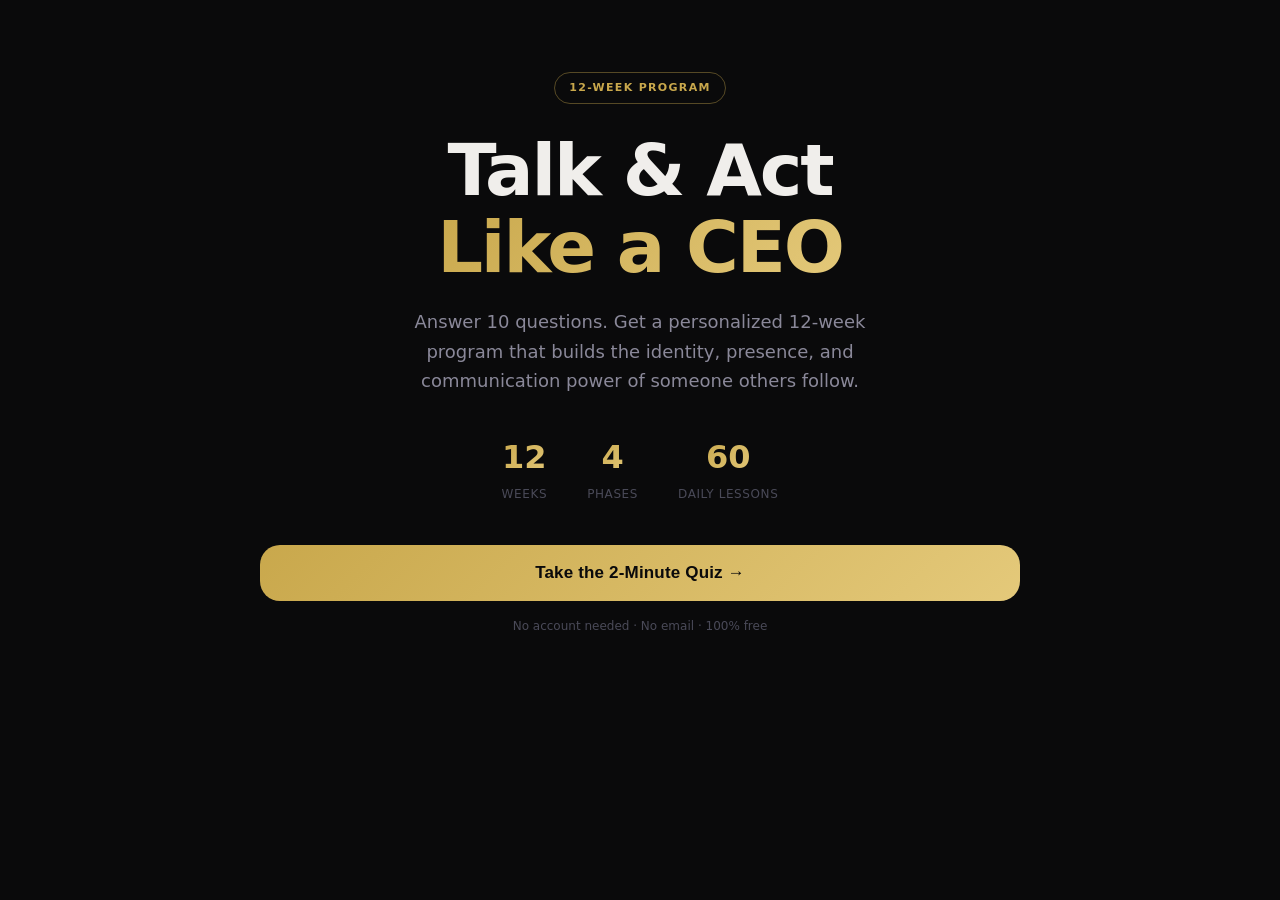
<file: index.html>
<!DOCTYPE html>
<html lang="en">
<head>
  <meta charset="UTF-8" />
  <meta name="viewport" content="width=device-width, initial-scale=1.0" />
  <title>Talk & Act Like a CEO — 12-Week Confidence Program</title>
  <meta name="description" content="Answer 10 questions. Get a personalized 12-week program to build the presence, communication, and confidence of an executive." />
  <meta property="og:title" content="Talk & Act Like a CEO — 12-Week Confidence Program" />
  <meta property="og:description" content="A free, open-source 12-week confidence program that builds a personalized plan from your goals, challenges, and learning style." />
  <meta property="og:type" content="website" />
  <link rel="stylesheet" href="main.css" />
  <link rel="icon" type="image/svg+xml" href="data:image/svg+xml,<svg xmlns='http://www.w3.org/2000/svg' viewBox='0 0 100 100'><text y='.9em' font-size='90'>👑</text></svg>" />
</head>
<body>
  <div id="app"></div>
  <script type="module" src="app.js"></script>
</body>
</html>
</file>
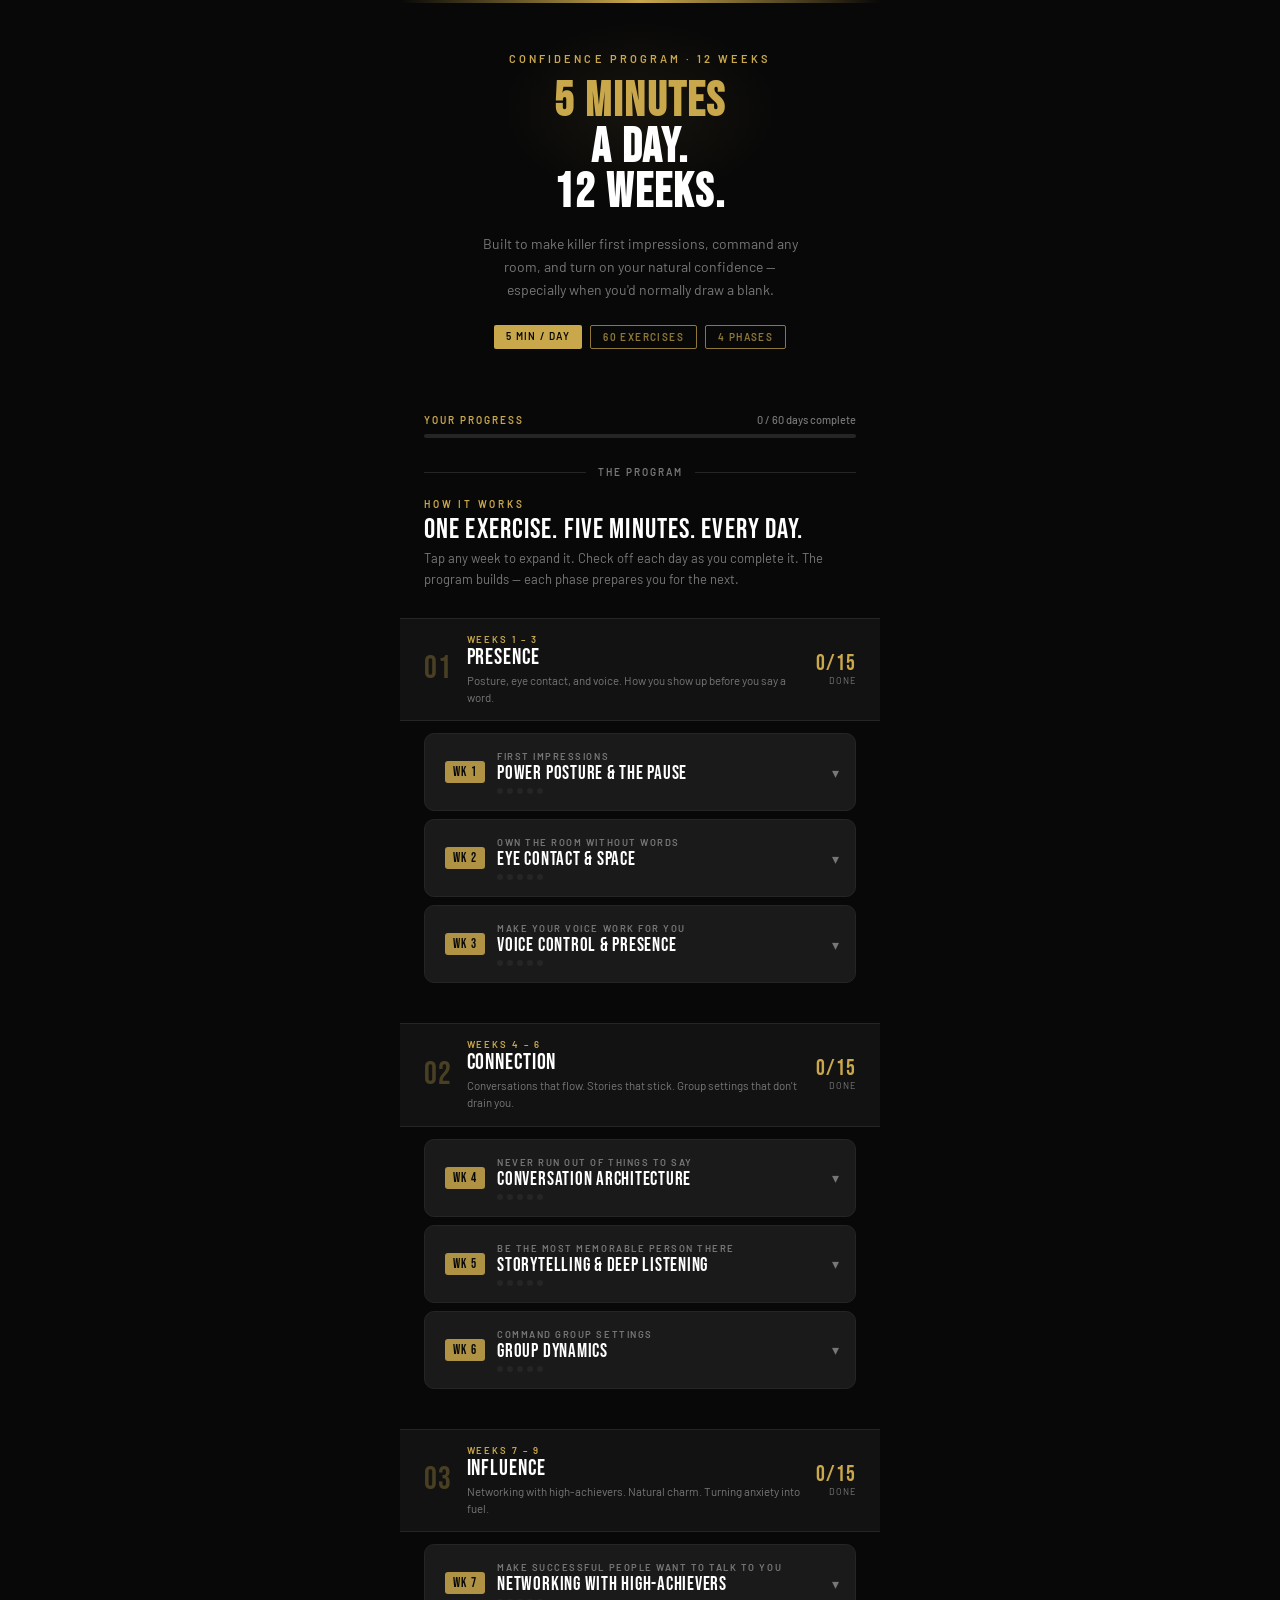
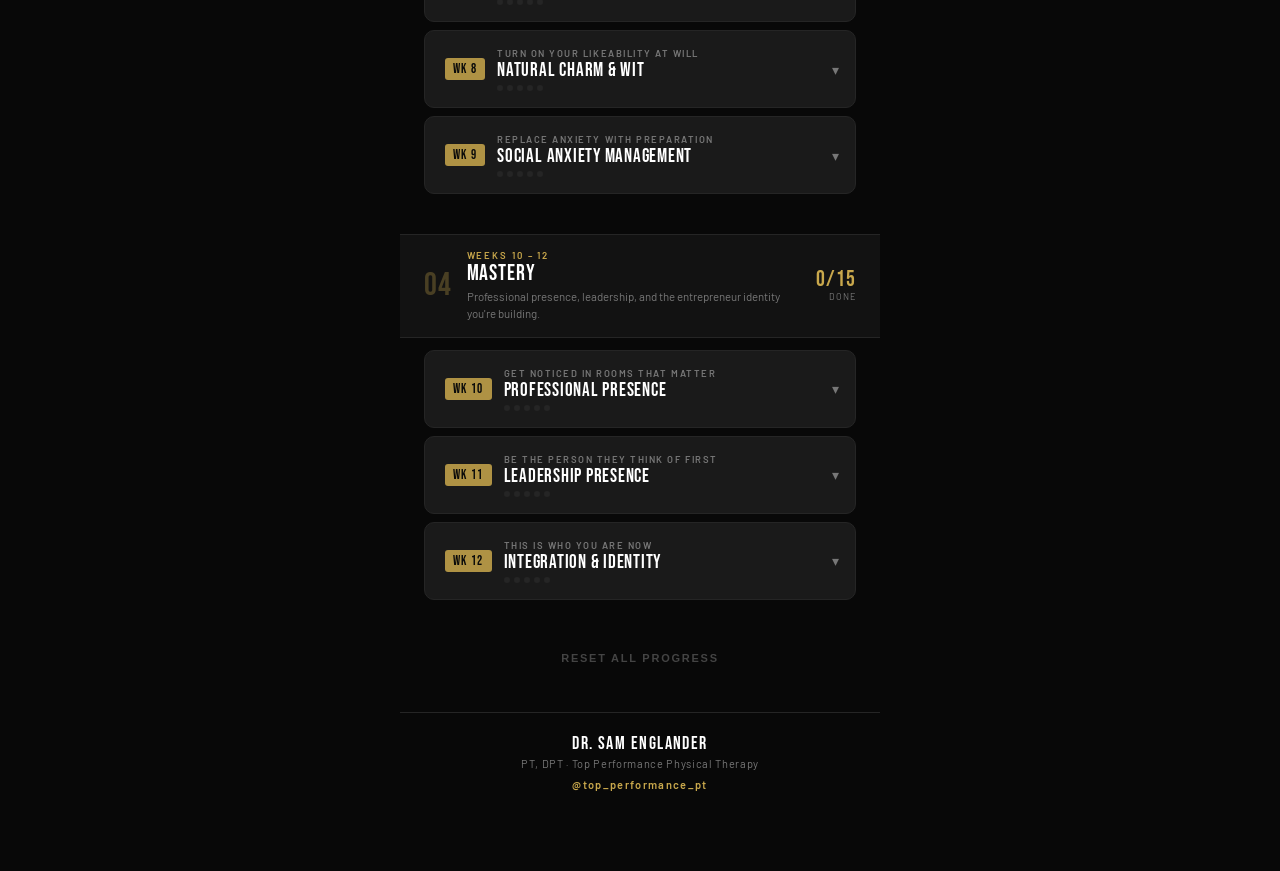
<file: index_fixed.html>
<!DOCTYPE html>
<html lang="en">
<head>
<meta charset="UTF-8">
<meta name="viewport" content="width=device-width, initial-scale=1.0, maximum-scale=1.0">
<title>12-Week Confidence Program — 5 Min/Day</title>
<link href="https://fonts.googleapis.com/css2?family=Bebas+Neue&family=Barlow:ital,wght@0,300;0,400;0,500;0,600;1,400&display=swap" rel="stylesheet">
<style>
  :root {
    --gold: #C9A84C;
    --gold-light: #e0c070;
    --black: #080808;
    --surface: #121212;
    --card: #1a1a1a;
    --border: #252525;
    --text: #e2e2e2;
    --muted: #777;
    --white: #ffffff;
  }

  * { box-sizing: border-box; margin: 0; padding: 0; -webkit-tap-highlight-color: transparent; }

  html { scroll-behavior: smooth; }

  body {
    background: var(--black);
    color: var(--text);
    font-family: 'Barlow', sans-serif;
    min-height: 100vh;
    max-width: 480px;
    margin: 0 auto;
    padding-bottom: 60px;
  }

  /* ─── HERO ─── */
  .hero {
    position: relative;
    padding: 52px 24px 40px;
    text-align: center;
    overflow: hidden;
  }

  .hero::before {
    content: '';
    position: absolute;
    top: 0; left: 0; right: 0;
    height: 3px;
    background: linear-gradient(90deg, transparent, var(--gold), transparent);
  }

  .hero::after {
    content: '';
    position: absolute;
    top: 20px; left: 50%;
    transform: translateX(-50%);
    width: 280px; height: 180px;
    background: radial-gradient(ellipse, rgba(201,168,76,0.08) 0%, transparent 70%);
    pointer-events: none;
  }

  .hero-handle {
    font-size: 11px;
    font-weight: 600;
    letter-spacing: 0.28em;
    text-transform: uppercase;
    color: var(--gold);
    margin-bottom: 14px;
    position: relative;
    z-index: 1;
    animation: fadeUp 0.5s ease 0s both;
  }

  .hero-title {
    font-family: 'Bebas Neue', sans-serif;
    font-size: 48px;
    letter-spacing: 0.04em;
    line-height: 0.95;
    color: var(--white);
    margin-bottom: 16px;
    position: relative;
    z-index: 1;
    animation: fadeUp 0.5s ease 0.08s both;
  }

  .hero-title span { color: var(--gold); }

  .hero-sub {
    font-size: 14px;
    color: var(--muted);
    line-height: 1.65;
    max-width: 320px;
    margin: 0 auto 24px;
    position: relative;
    z-index: 1;
    animation: fadeUp 0.5s ease 0.14s both;
  }

  .hero-badges {
    display: flex;
    justify-content: center;
    gap: 8px;
    flex-wrap: wrap;
    position: relative;
    z-index: 1;
    animation: fadeUp 0.5s ease 0.2s both;
  }

  .hero-badge {
    font-size: 10px;
    font-weight: 600;
    letter-spacing: 0.14em;
    text-transform: uppercase;
    color: var(--black);
    background: var(--gold);
    padding: 5px 12px;
    border-radius: 2px;
  }

  .hero-badge-outline {
    font-size: 10px;
    font-weight: 600;
    letter-spacing: 0.14em;
    text-transform: uppercase;
    color: var(--gold);
    border: 1px solid var(--gold);
    padding: 5px 12px;
    border-radius: 2px;
    opacity: 0.7;
  }

  /* ─── PROGRESS BAR ─── */
  .progress-bar-wrap {
    margin: 24px 24px 0;
    animation: fadeUp 0.5s ease 0.25s both;
  }

  .progress-meta {
    display: flex;
    justify-content: space-between;
    align-items: center;
    margin-bottom: 8px;
  }

  .progress-label {
    font-size: 10px;
    font-weight: 600;
    letter-spacing: 0.2em;
    text-transform: uppercase;
    color: var(--gold);
  }

  .progress-count {
    font-size: 11px;
    color: var(--muted);
    font-weight: 500;
  }

  .progress-track {
    height: 4px;
    background: var(--border);
    border-radius: 2px;
    overflow: hidden;
  }

  .progress-fill {
    height: 100%;
    background: var(--gold);
    border-radius: 2px;
    transition: width 0.4s ease;
    width: 0%;
  }

  /* ─── SECTION ─── */
  .section-label {
    font-size: 10px;
    font-weight: 600;
    letter-spacing: 0.28em;
    text-transform: uppercase;
    color: var(--gold);
    padding: 0 24px;
    margin-bottom: 6px;
    animation: fadeUp 0.5s ease 0.3s both;
  }

  .section-title {
    font-family: 'Bebas Neue', sans-serif;
    font-size: 28px;
    letter-spacing: 0.04em;
    color: var(--white);
    padding: 0 24px;
    margin-bottom: 4px;
    line-height: 1;
    animation: fadeUp 0.5s ease 0.35s both;
  }

  .section-desc {
    font-size: 13px;
    color: var(--muted);
    padding: 0 24px;
    margin-bottom: 20px;
    line-height: 1.6;
    animation: fadeUp 0.5s ease 0.4s both;
  }

  /* ─── PHASE HEADER ─── */
  .phase-block {
    margin: 28px 0 0;
  }

  .phase-header {
    padding: 14px 24px;
    background: var(--surface);
    border-top: 1px solid var(--border);
    border-bottom: 1px solid var(--border);
    display: flex;
    align-items: center;
    gap: 14px;
  }

  .phase-num {
    font-family: 'Bebas Neue', sans-serif;
    font-size: 32px;
    letter-spacing: 0.04em;
    color: var(--gold);
    opacity: 0.3;
    line-height: 1;
    flex-shrink: 0;
  }

  .phase-body {}

  .phase-tag {
    font-size: 9.5px;
    font-weight: 600;
    letter-spacing: 0.2em;
    text-transform: uppercase;
    color: var(--gold);
    margin-bottom: 2px;
  }

  .phase-title {
    font-family: 'Bebas Neue', sans-serif;
    font-size: 22px;
    letter-spacing: 0.04em;
    color: var(--white);
    line-height: 1;
    margin-bottom: 3px;
  }

  .phase-desc {
    font-size: 11.5px;
    color: var(--muted);
    line-height: 1.5;
  }

  .phase-progress {
    margin-left: auto;
    flex-shrink: 0;
    text-align: right;
  }

  .phase-progress-num {
    font-family: 'Bebas Neue', sans-serif;
    font-size: 22px;
    color: var(--gold);
    letter-spacing: 0.04em;
    line-height: 1;
  }

  .phase-progress-label {
    font-size: 9px;
    color: var(--muted);
    letter-spacing: 0.1em;
    text-transform: uppercase;
  }

  /* ─── WEEK CARD ─── */
  .weeks-list {
    padding: 12px 24px;
    display: flex;
    flex-direction: column;
    gap: 8px;
  }

  .week-card {
    background: var(--card);
    border: 1px solid var(--border);
    border-radius: 10px;
    overflow: hidden;
    transition: border-color 0.2s;
  }

  .week-card.has-progress { border-color: #2a260d; }
  .week-card.complete { border-color: #1a3a1a; }

  .week-header {
    padding: 16px 16px 16px 20px;
    display: flex;
    align-items: center;
    gap: 12px;
    cursor: pointer;
    user-select: none;
    -webkit-user-select: none;
  }

  .week-num-badge {
    font-family: 'Bebas Neue', sans-serif;
    font-size: 13px;
    letter-spacing: 0.1em;
    color: var(--black);
    background: var(--gold);
    padding: 3px 8px;
    border-radius: 3px;
    flex-shrink: 0;
    opacity: 0.85;
  }

  .week-header-body { flex: 1; min-width: 0; }

  .week-theme {
    font-size: 9.5px;
    font-weight: 600;
    letter-spacing: 0.16em;
    text-transform: uppercase;
    color: var(--muted);
    margin-bottom: 2px;
  }

  .week-title {
    font-family: 'Bebas Neue', sans-serif;
    font-size: 19px;
    letter-spacing: 0.04em;
    color: var(--white);
    line-height: 1;
  }

  .week-dots {
    display: flex;
    gap: 4px;
    margin-top: 5px;
  }

  .week-dot {
    width: 6px;
    height: 6px;
    border-radius: 50%;
    background: var(--border);
    transition: background 0.2s;
  }

  .week-dot.done { background: var(--gold); }

  .week-chevron {
    color: var(--muted);
    font-size: 14px;
    flex-shrink: 0;
    transition: transform 0.25s ease;
    margin-left: 4px;
  }

  .week-card.open .week-chevron { transform: rotate(180deg); }

  /* ─── DAYS LIST ─── */
  .days-list {
    display: none;
    border-top: 1px solid var(--border);
  }

  .week-card.open .days-list { display: block; }

  .day-item {
    padding: 14px 16px 14px 20px;
    border-bottom: 1px solid #1e1e1e;
    display: flex;
    align-items: flex-start;
    gap: 12px;
    cursor: pointer;
    transition: background 0.15s;
  }

  .day-item:last-child { border-bottom: none; }

  .day-item:active { background: #1f1e15; }

  .day-check {
    width: 22px;
    height: 22px;
    border-radius: 50%;
    border: 1.5px solid var(--border);
    flex-shrink: 0;
    margin-top: 1px;
    display: flex;
    align-items: center;
    justify-content: center;
    transition: border-color 0.2s, background 0.2s;
  }

  .day-item.done .day-check {
    background: var(--gold);
    border-color: var(--gold);
  }

  .day-check-mark {
    display: none;
    color: var(--black);
    font-size: 12px;
    font-weight: 700;
    line-height: 1;
  }

  .day-item.done .day-check-mark { display: block; }

  .day-body { flex: 1; min-width: 0; }

  .day-meta {
    display: flex;
    align-items: center;
    gap: 8px;
    margin-bottom: 4px;
  }

  .day-num {
    font-size: 10px;
    font-weight: 600;
    letter-spacing: 0.18em;
    text-transform: uppercase;
    color: var(--gold);
  }

  .day-duration {
    font-size: 9px;
    font-weight: 600;
    letter-spacing: 0.12em;
    text-transform: uppercase;
    color: var(--muted);
    border: 1px solid var(--border);
    padding: 1px 6px;
    border-radius: 10px;
  }

  .day-title {
    font-size: 14px;
    font-weight: 600;
    color: var(--white);
    margin-bottom: 5px;
    line-height: 1.3;
  }

  .day-desc {
    font-size: 12.5px;
    color: var(--muted);
    line-height: 1.6;
  }

  .day-item.done .day-title { color: #888; }
  .day-item.done .day-desc { color: #555; }

  /* ─── DIVIDER ─── */
  .divider {
    display: flex;
    align-items: center;
    gap: 12px;
    padding: 28px 24px 16px;
    animation: fadeUp 0.5s ease 0.45s both;
  }

  .divider-line {
    flex: 1;
    height: 1px;
    background: var(--border);
  }

  .divider-text {
    font-size: 10px;
    font-weight: 600;
    letter-spacing: 0.2em;
    text-transform: uppercase;
    color: var(--muted);
    white-space: nowrap;
  }

  /* ─── RESET BUTTON ─── */
  .reset-wrap {
    padding: 0 24px;
    margin-top: 32px;
    text-align: center;
  }

  .reset-btn {
    font-size: 11px;
    font-weight: 600;
    letter-spacing: 0.16em;
    text-transform: uppercase;
    color: #444;
    background: none;
    border: none;
    cursor: pointer;
    padding: 8px 0;
  }

  .reset-btn:active { color: var(--muted); }

  /* ─── FOOTER ─── */
  .footer {
    margin-top: 40px;
    padding: 20px 24px;
    border-top: 1px solid var(--border);
    text-align: center;
  }

  .footer-name {
    font-family: 'Bebas Neue', sans-serif;
    font-size: 18px;
    letter-spacing: 0.08em;
    color: var(--white);
    margin-bottom: 3px;
  }

  .footer-cred {
    font-size: 11px;
    color: var(--muted);
    margin-bottom: 8px;
    letter-spacing: 0.06em;
  }

  .footer-handle {
    font-size: 11px;
    color: var(--gold);
    font-weight: 600;
    letter-spacing: 0.12em;
  }

  /* ─── ANIMATIONS ─── */
  @keyframes fadeUp {
    from { opacity: 0; transform: translateY(16px); }
    to   { opacity: 1; transform: translateY(0); }
  }

  @media (prefers-reduced-motion: reduce) {
    [style*="animation"], .hero-handle, .hero-title, .hero-sub, .hero-badges,
    .progress-bar-wrap, .section-label, .section-title, .section-desc, .divider {
      animation: none;
      opacity: 1;
      transform: none;
    }
  }
</style>
</head>
<body>

  <!-- HERO -->
  <div class="hero">
    <div class="hero-handle">Confidence Program · 12 Weeks</div>
    <h1 class="hero-title"><span>5 Minutes</span><br>A Day.<br>12 Weeks.</h1>
    <p class="hero-sub">Built to make killer first impressions, command any room, and turn on your natural confidence — especially when you'd normally draw a blank.</p>
    <div class="hero-badges">
      <div class="hero-badge">5 Min / Day</div>
      <div class="hero-badge-outline">60 Exercises</div>
      <div class="hero-badge-outline">4 Phases</div>
    </div>
  </div>

  <!-- PROGRESS -->
  <div class="progress-bar-wrap">
    <div class="progress-meta">
      <div class="progress-label">Your Progress</div>
      <div class="progress-count" id="progress-count">0 / 60 days complete</div>
    </div>
    <div class="progress-track">
      <div class="progress-fill" id="progress-fill"></div>
    </div>
  </div>

  <!-- INTRO -->
  <div class="divider" style="padding-bottom: 0;">
    <div class="divider-line"></div>
    <div class="divider-text">The Program</div>
    <div class="divider-line"></div>
  </div>

  <div class="section-label" style="margin-top: 20px;">How It Works</div>
  <div class="section-title">One Exercise. Five Minutes. Every Day.</div>
  <p class="section-desc">Tap any week to expand it. Check off each day as you complete it. The program builds — each phase prepares you for the next.</p>

  <!-- ═══════════════════════════════════════════ -->
  <!-- PHASE 1 -->
  <!-- ═══════════════════════════════════════════ -->
  <div class="phase-block">
    <div class="phase-header">
      <div class="phase-num">01</div>
      <div class="phase-body">
        <div class="phase-tag">Weeks 1 – 3</div>
        <div class="phase-title">Presence</div>
        <div class="phase-desc">Posture, eye contact, and voice. How you show up before you say a word.</div>
      </div>
      <div class="phase-progress">
        <div class="phase-progress-num" id="phase1-count">0/15</div>
        <div class="phase-progress-label">Done</div>
      </div>
    </div>

    <div class="weeks-list">

      <!-- Week 1 -->
      <div class="week-card" data-week="1">
        <div class="week-header" onclick="toggleWeek(1)">
          <div class="week-num-badge">WK 1</div>
          <div class="week-header-body">
            <div class="week-theme">First impressions</div>
            <div class="week-title">Power Posture & The Pause</div>
            <div class="week-dots" id="dots-1"></div>
          </div>
          <div class="week-chevron">▾</div>
        </div>
        <div class="days-list" id="days-1">

          <div class="day-item" data-week="1" data-day="1" onclick="toggleDay(this)">
            <div class="day-check"><div class="day-check-mark">✓</div></div>
            <div class="day-body">
              <div class="day-meta">
                <div class="day-num">Day 1</div>
                <div class="day-duration">5 min</div>
              </div>
              <div class="day-title">The Pause Entry</div>
              <div class="day-desc">Walk to a mirror or doorway. Enter the space and pause for 2 full seconds before moving — scan the room slowly, then step forward. Repeat 10 times. You're rewiring the rush instinct that makes you look anxious.</div>
            </div>
          </div>

          <div class="day-item" data-week="1" data-day="2" onclick="toggleDay(this)">
            <div class="day-check"><div class="day-check-mark">✓</div></div>
            <div class="day-body">
              <div class="day-meta">
                <div class="day-num">Day 2</div>
                <div class="day-duration">5 min</div>
              </div>
              <div class="day-title">Handshake Mastery</div>
              <div class="day-desc">Practice the firm handshake drill: web-to-web contact, 2–3 pumps, eye contact held. Say "Great to meet you" out loud every rep. 10 rounds. The goal is automatic — no thinking when it counts.</div>
            </div>
          </div>

          <div class="day-item" data-week="1" data-day="3" onclick="toggleDay(this)">
            <div class="day-check"><div class="day-check-mark">✓</div></div>
            <div class="day-body">
              <div class="day-meta">
                <div class="day-num">Day 3</div>
                <div class="day-duration">5 min</div>
              </div>
              <div class="day-title">The Slow Smile</div>
              <div class="day-desc">Hold a neutral face in the mirror for 2 seconds, then let a genuine smile spread from the eyes out — never flash or snap it on. Practice 10 times. This is your "I see you" move. It reads as confident, not eager.</div>
            </div>
          </div>

          <div class="day-item" data-week="1" data-day="4" onclick="toggleDay(this)">
            <div class="day-check"><div class="day-check-mark">✓</div></div>
            <div class="day-body">
              <div class="day-meta">
                <div class="day-num">Day 4</div>
                <div class="day-duration">5 min</div>
              </div>
              <div class="day-title">The Name Anchor</div>
              <div class="day-desc">Write down 5 names. "Meet" each one: extend your hand, make eye contact, say "Great to meet you, [Name]." The name echo makes people feel genuinely seen. Practice until it's reflex, not effort.</div>
            </div>
          </div>

          <div class="day-item" data-week="1" data-day="5" onclick="toggleDay(this)">
            <div class="day-check"><div class="day-check-mark">✓</div></div>
            <div class="day-body">
              <div class="day-meta">
                <div class="day-num">Day 5</div>
                <div class="day-duration">5 min</div>
              </div>
              <div class="day-title">Posture Reset Protocol</div>
              <div class="day-desc">Set 5 phone alerts throughout today. At each alert: chest up, shoulders back, chin level, jaw relaxed. Hold 60 seconds. This isn't a one-day fix — it's building a new default. The body teaches the mind.</div>
            </div>
          </div>

        </div>
      </div>

      <!-- Week 2 -->
      <div class="week-card" data-week="2">
        <div class="week-header" onclick="toggleWeek(2)">
          <div class="week-num-badge">WK 2</div>
          <div class="week-header-body">
            <div class="week-theme">Own the room without words</div>
            <div class="week-title">Eye Contact & Space</div>
            <div class="week-dots" id="dots-2"></div>
          </div>
          <div class="week-chevron">▾</div>
        </div>
        <div class="days-list" id="days-2">

          <div class="day-item" data-week="2" data-day="1" onclick="toggleDay(this)">
            <div class="day-check"><div class="day-check-mark">✓</div></div>
            <div class="day-body">
              <div class="day-meta"><div class="day-num">Day 1</div><div class="day-duration">5 min</div></div>
              <div class="day-title">The Triangle Technique</div>
              <div class="day-desc">Practice on your reflection: rotate eye contact between left eye, right eye, and mouth in a slow triangle. Aim for natural, not robotic. This is how confident people hold attention without staring people down.</div>
            </div>
          </div>

          <div class="day-item" data-week="2" data-day="2" onclick="toggleDay(this)">
            <div class="day-check"><div class="day-check-mark">✓</div></div>
            <div class="day-body">
              <div class="day-meta"><div class="day-num">Day 2</div><div class="day-duration">5 min</div></div>
              <div class="day-title">Space Claiming</div>
              <div class="day-desc">Practice standing and sitting without shrinking. Feet shoulder-width, arms relaxed at sides — not crossed, not tucked. Hold each position for 90 seconds. Claiming space is a social signal, not arrogance.</div>
            </div>
          </div>

          <div class="day-item" data-week="2" data-day="3" onclick="toggleDay(this)">
            <div class="day-check"><div class="day-check-mark">✓</div></div>
            <div class="day-body">
              <div class="day-meta"><div class="day-num">Day 3</div><div class="day-duration">5 min</div></div>
              <div class="day-title">The Deliberate Walk</div>
              <div class="day-desc">Walk to 5 different spots in your home as if entering a networking event each time. Purposeful pace, head level, eyes forward, shoulders back. Not rushed, not dragging. Walk like you've been here before.</div>
            </div>
          </div>

          <div class="day-item" data-week="2" data-day="4" onclick="toggleDay(this)">
            <div class="day-check"><div class="day-check-mark">✓</div></div>
            <div class="day-body">
              <div class="day-meta"><div class="day-num">Day 4</div><div class="day-duration">5 min</div></div>
              <div class="day-title">The Attentive Nod</div>
              <div class="day-desc">Record yourself for 2 minutes responding to an imagined conversation. Watch it back: are you nodding, tilting your head slightly, showing micro-expressions? Active listening is visible — practice making yours show.</div>
            </div>
          </div>

          <div class="day-item" data-week="2" data-day="5" onclick="toggleDay(this)">
            <div class="day-check"><div class="day-check-mark">✓</div></div>
            <div class="day-body">
              <div class="day-meta"><div class="day-num">Day 5</div><div class="day-duration">5 min</div></div>
              <div class="day-title">Confident Rest Face</div>
              <div class="day-desc">5 minutes of mirror work finding your "at ease" expression: relaxed jaw, soft eyes, slight upward corners of the mouth. This is your default public face. Most people walk around looking worried. You won't.</div>
            </div>
          </div>

        </div>
      </div>

      <!-- Week 3 -->
      <div class="week-card" data-week="3">
        <div class="week-header" onclick="toggleWeek(3)">
          <div class="week-num-badge">WK 3</div>
          <div class="week-header-body">
            <div class="week-theme">Make your voice work for you</div>
            <div class="week-title">Voice Control & Presence</div>
            <div class="week-dots" id="dots-3"></div>
          </div>
          <div class="week-chevron">▾</div>
        </div>
        <div class="days-list" id="days-3">

          <div class="day-item" data-week="3" data-day="1" onclick="toggleDay(this)">
            <div class="day-check"><div class="day-check-mark">✓</div></div>
            <div class="day-body">
              <div class="day-meta"><div class="day-num">Day 1</div><div class="day-duration">5 min</div></div>
              <div class="day-title">Belly Breathing</div>
              <div class="day-desc">One hand on chest, one on belly. Breathe so only the belly hand moves. 5 full minutes. Diaphragmatic breathing deepens your voice naturally, lowers your heart rate under pressure, and eliminates that tight, high-pitched stress voice.</div>
            </div>
          </div>

          <div class="day-item" data-week="3" data-day="2" onclick="toggleDay(this)">
            <div class="day-check"><div class="day-check-mark">✓</div></div>
            <div class="day-body">
              <div class="day-meta"><div class="day-num">Day 2</div><div class="day-duration">5 min</div></div>
              <div class="day-title">Pace Finder</div>
              <div class="day-desc">Read any paragraph out loud at 3 speeds: rushing (too fast, sounds nervous), slow (too deliberate, sounds unsure), then your "I'm telling you something important" pace. Record all three. Your confident pace is the deliverable.</div>
            </div>
          </div>

          <div class="day-item" data-week="3" data-day="3" onclick="toggleDay(this)">
            <div class="day-check"><div class="day-check-mark">✓</div></div>
            <div class="day-body">
              <div class="day-meta"><div class="day-num">Day 3</div><div class="day-duration">5 min</div></div>
              <div class="day-title">Kill the Filler</div>
              <div class="day-desc">Record yourself talking for 3 minutes on any topic. Count every "um," "uh," and "like." Now replay — replace each one with a 1-second pause. The pause sounds more confident than the filler every time. This is your highest-ROI vocal upgrade.</div>
            </div>
          </div>

          <div class="day-item" data-week="3" data-day="4" onclick="toggleDay(this)">
            <div class="day-check"><div class="day-check-mark">✓</div></div>
            <div class="day-body">
              <div class="day-meta"><div class="day-num">Day 4</div><div class="day-duration">5 min</div></div>
              <div class="day-title">Room Projection</div>
              <div class="day-desc">Practice the same sentence at 3 volumes: intimate conversation, conference table, speaking across a large room. Projection comes from breath support — not from straining or shouting. Find where your voice carries without effort.</div>
            </div>
          </div>

          <div class="day-item" data-week="3" data-day="5" onclick="toggleDay(this)">
            <div class="day-check"><div class="day-check-mark">✓</div></div>
            <div class="day-body">
              <div class="day-meta"><div class="day-num">Day 5</div><div class="day-duration">5 min</div></div>
              <div class="day-title">Tone Warmth</div>
              <div class="day-desc">Say "Tell me more about that" three ways: flat (robotic), cold (dismissive), then warm and genuinely curious. Practice the warm version 15 times until it's your automatic response. Warmth in your tone signals safety — people open up to it.</div>
            </div>
          </div>

        </div>
      </div>

    </div>
  </div>

  <!-- ═══════════════════════════════════════════ -->
  <!-- PHASE 2 -->
  <!-- ═══════════════════════════════════════════ -->
  <div class="phase-block">
    <div class="phase-header">
      <div class="phase-num">02</div>
      <div class="phase-body">
        <div class="phase-tag">Weeks 4 – 6</div>
        <div class="phase-title">Connection</div>
        <div class="phase-desc">Conversations that flow. Stories that stick. Group settings that don't drain you.</div>
      </div>
      <div class="phase-progress">
        <div class="phase-progress-num" id="phase2-count">0/15</div>
        <div class="phase-progress-label">Done</div>
      </div>
    </div>

    <div class="weeks-list">

      <!-- Week 4 -->
      <div class="week-card" data-week="4">
        <div class="week-header" onclick="toggleWeek(4)">
          <div class="week-num-badge">WK 4</div>
          <div class="week-header-body">
            <div class="week-theme">Never run out of things to say</div>
            <div class="week-title">Conversation Architecture</div>
            <div class="week-dots" id="dots-4"></div>
          </div>
          <div class="week-chevron">▾</div>
        </div>
        <div class="days-list" id="days-4">

          <div class="day-item" data-week="4" data-day="1" onclick="toggleDay(this)">
            <div class="day-check"><div class="day-check-mark">✓</div></div>
            <div class="day-body">
              <div class="day-meta"><div class="day-num">Day 1</div><div class="day-duration">5 min</div></div>
              <div class="day-title">The FORD Drill</div>
              <div class="day-desc">Write 2 genuine questions each for Family, Occupation, Recreation, and Dreams. Say each out loud naturally. This is your emergency conversation toolkit — not a script, but a menu. When you go blank, you reach for it.</div>
            </div>
          </div>

          <div class="day-item" data-week="4" data-day="2" onclick="toggleDay(this)">
            <div class="day-check"><div class="day-check-mark">✓</div></div>
            <div class="day-body">
              <div class="day-meta"><div class="day-num">Day 2</div><div class="day-duration">5 min</div></div>
              <div class="day-title">Observation Openers</div>
              <div class="day-desc">Write 10 genuine, situational conversation starters based on something you'd actually observe — their work, a detail in the room, something you heard them mention. Not compliments — observations. These are far more memorable and far less creepy.</div>
            </div>
          </div>

          <div class="day-item" data-week="4" data-day="3" onclick="toggleDay(this)">
            <div class="day-check"><div class="day-check-mark">✓</div></div>
            <div class="day-body">
              <div class="day-meta"><div class="day-num">Day 3</div><div class="day-duration">5 min</div></div>
              <div class="day-title">One Layer Down</div>
              <div class="day-desc">Practice follow-up questions that dig one level deeper instead of changing subjects. "Where are you from?" → "What's the biggest difference living here vs. there?" Go deeper, not broader. This is how surface talk becomes real conversation.</div>
            </div>
          </div>

          <div class="day-item" data-week="4" data-day="4" onclick="toggleDay(this)">
            <div class="day-check"><div class="day-check-mark">✓</div></div>
            <div class="day-body">
              <div class="day-meta"><div class="day-num">Day 4</div><div class="day-duration">5 min</div></div>
              <div class="day-title">The Callback</div>
              <div class="day-desc">Write 5 short conversation scenarios. In each one, practice referencing something mentioned earlier: "Going back to what you said about X…" Callbacks show you actually listened. In a world of half-listeners, this makes you unforgettable.</div>
            </div>
          </div>

          <div class="day-item" data-week="4" data-day="5" onclick="toggleDay(this)">
            <div class="day-check"><div class="day-check-mark">✓</div></div>
            <div class="day-body">
              <div class="day-meta"><div class="day-num">Day 5</div><div class="day-duration">5 min</div></div>
              <div class="day-title">Exit Gracefully</div>
              <div class="day-desc">Write and practice 5 polished conversation exits. Example: "It's been great talking — I want to catch a few people before they leave." Smooth, warm, not abrupt. Ending well is as important as starting well — it's the last thing they remember.</div>
            </div>
          </div>

        </div>
      </div>

      <!-- Week 5 -->
      <div class="week-card" data-week="5">
        <div class="week-header" onclick="toggleWeek(5)">
          <div class="week-num-badge">WK 5</div>
          <div class="week-header-body">
            <div class="week-theme">Be the most memorable person there</div>
            <div class="week-title">Storytelling & Deep Listening</div>
            <div class="week-dots" id="dots-5"></div>
          </div>
          <div class="week-chevron">▾</div>
        </div>
        <div class="days-list" id="days-5">

          <div class="day-item" data-week="5" data-day="1" onclick="toggleDay(this)">
            <div class="day-check"><div class="day-check-mark">✓</div></div>
            <div class="day-body">
              <div class="day-meta"><div class="day-num">Day 1</div><div class="day-duration">5 min</div></div>
              <div class="day-title">The Story Spine</div>
              <div class="day-desc">Pick one real story from your life. Structure it in exactly this shape: Context (10 sec) → Conflict (20 sec) → Resolution (15 sec) → Lesson (5 sec). Time it. Practice out loud. A structured story is 3x more memorable than a ramble.</div>
            </div>
          </div>

          <div class="day-item" data-week="5" data-day="2" onclick="toggleDay(this)">
            <div class="day-check"><div class="day-check-mark">✓</div></div>
            <div class="day-body">
              <div class="day-meta"><div class="day-num">Day 2</div><div class="day-duration">5 min</div></div>
              <div class="day-title">The Sensory Detail</div>
              <div class="day-desc">Take 3 of your stories. Add one vivid sensory detail to each — not "a busy restaurant" but "there were 30 people and someone at the next table was laughing way too loud." Specific details are what make stories feel real. Practice all three out loud.</div>
            </div>
          </div>

          <div class="day-item" data-week="5" data-day="3" onclick="toggleDay(this)">
            <div class="day-check"><div class="day-check-mark">✓</div></div>
            <div class="day-body">
              <div class="day-meta"><div class="day-num">Day 3</div><div class="day-duration">5 min</div></div>
              <div class="day-title">Emotion First</div>
              <div class="day-desc">Reopen 5 different stories by leading with the emotion before the event: "I was genuinely embarrassed when…" or "The strangest calm came over me right before…" People lean in for emotion. They stay for the story. Practice each out loud.</div>
            </div>
          </div>

          <div class="day-item" data-week="5" data-day="4" onclick="toggleDay(this)">
            <div class="day-check"><div class="day-check-mark">✓</div></div>
            <div class="day-body">
              <div class="day-meta"><div class="day-num">Day 4</div><div class="day-duration">5 min</div></div>
              <div class="day-title">The Echo Technique</div>
              <div class="day-desc">Play any podcast, video, or voice memo. Practice repeating the last 3 words of each sentence as a question. "…and then I quit." → "You just quit?" This signals deep listening and prompts people to expand. Drill it until it's natural, not mechanical.</div>
            </div>
          </div>

          <div class="day-item" data-week="5" data-day="5" onclick="toggleDay(this)">
            <div class="day-check"><div class="day-check-mark">✓</div></div>
            <div class="day-body">
              <div class="day-meta"><div class="day-num">Day 5</div><div class="day-duration">5 min</div></div>
              <div class="day-title">Punch Line First</div>
              <div class="day-desc">Take your 3 best stories. Lead with the most interesting part first, then fill in the setup: "I ended up on stage at a conference where I knew no one — here's how that happened." Leads that make people want the next sentence. Practice all three.</div>
            </div>
          </div>

        </div>
      </div>

      <!-- Week 6 -->
      <div class="week-card" data-week="6">
        <div class="week-header" onclick="toggleWeek(6)">
          <div class="week-num-badge">WK 6</div>
          <div class="week-header-body">
            <div class="week-theme">Command group settings</div>
            <div class="week-title">Group Dynamics</div>
            <div class="week-dots" id="dots-6"></div>
          </div>
          <div class="week-chevron">▾</div>
        </div>
        <div class="days-list" id="days-6">

          <div class="day-item" data-week="6" data-day="1" onclick="toggleDay(this)">
            <div class="day-check"><div class="day-check-mark">✓</div></div>
            <div class="day-body">
              <div class="day-meta"><div class="day-num">Day 1</div><div class="day-duration">5 min</div></div>
              <div class="day-title">The 40/60 Balance</div>
              <div class="day-desc">In your next real conversation, consciously aim to speak 40% and listen 60%. Afterward, journal one specific thing you learned about the other person that you wouldn't have if you'd talked more. Curiosity is a charisma superpower.</div>
            </div>
          </div>

          <div class="day-item" data-week="6" data-day="2" onclick="toggleDay(this)">
            <div class="day-check"><div class="day-check-mark">✓</div></div>
            <div class="day-body">
              <div class="day-meta"><div class="day-num">Day 2</div><div class="day-duration">5 min</div></div>
              <div class="day-title">Open Stance Drill</div>
              <div class="day-desc">Practice three standing positions: closed (arms crossed, feet together), neutral (hands in pockets, feet slightly apart), open (arms relaxed, feet shoulder-width, body angled toward others). Feel the difference. Your body broadcasts your intent before you speak.</div>
            </div>
          </div>

          <div class="day-item" data-week="6" data-day="3" onclick="toggleDay(this)">
            <div class="day-check"><div class="day-check-mark">✓</div></div>
            <div class="day-body">
              <div class="day-meta"><div class="day-num">Day 3</div><div class="day-duration">5 min</div></div>
              <div class="day-title">Inclusive Eye Contact</div>
              <div class="day-desc">Imagine a group of 4 people around you. Practice making brief, warm eye contact with each person in turn — naturally rotating, not scanning robotically. The goal: everyone in the group feels acknowledged. This is how you command a room without dominating it.</div>
            </div>
          </div>

          <div class="day-item" data-week="6" data-day="4" onclick="toggleDay(this)">
            <div class="day-check"><div class="day-check-mark">✓</div></div>
            <div class="day-body">
              <div class="day-meta"><div class="day-num">Day 4</div><div class="day-duration">5 min</div></div>
              <div class="day-title">Energy Calibration</div>
              <div class="day-desc">Think of 3 social environments: quiet dinner, cocktail party, sports event. Practice physically and vocally calibrating your energy to each one, then elevating it slightly above the room's baseline. You match, then you lead. That's social influence.</div>
            </div>
          </div>

          <div class="day-item" data-week="6" data-day="5" onclick="toggleDay(this)">
            <div class="day-check"><div class="day-check-mark">✓</div></div>
            <div class="day-body">
              <div class="day-meta"><div class="day-num">Day 5</div><div class="day-duration">5 min</div></div>
              <div class="day-title">The Group Entry</div>
              <div class="day-desc">Write and practice 3 ways to join an existing conversation circle: the physical approach angle, your opening line, and how you establish yourself within 60 seconds without hijacking the conversation. Practice each scenario out loud from start to finish.</div>
            </div>
          </div>

        </div>
      </div>

    </div>
  </div>

  <!-- ═══════════════════════════════════════════ -->
  <!-- PHASE 3 -->
  <!-- ═══════════════════════════════════════════ -->
  <div class="phase-block">
    <div class="phase-header">
      <div class="phase-num">03</div>
      <div class="phase-body">
        <div class="phase-tag">Weeks 7 – 9</div>
        <div class="phase-title">Influence</div>
        <div class="phase-desc">Networking with high-achievers. Natural charm. Turning anxiety into fuel.</div>
      </div>
      <div class="phase-progress">
        <div class="phase-progress-num" id="phase3-count">0/15</div>
        <div class="phase-progress-label">Done</div>
      </div>
    </div>

    <div class="weeks-list">

      <!-- Week 7 -->
      <div class="week-card" data-week="7">
        <div class="week-header" onclick="toggleWeek(7)">
          <div class="week-num-badge">WK 7</div>
          <div class="week-header-body">
            <div class="week-theme">Make successful people want to talk to you</div>
            <div class="week-title">Networking with High-Achievers</div>
            <div class="week-dots" id="dots-7"></div>
          </div>
          <div class="week-chevron">▾</div>
        </div>
        <div class="days-list" id="days-7">

          <div class="day-item" data-week="7" data-day="1" onclick="toggleDay(this)">
            <div class="day-check"><div class="day-check-mark">✓</div></div>
            <div class="day-body">
              <div class="day-meta"><div class="day-num">Day 1</div><div class="day-duration">5 min</div></div>
              <div class="day-title">Value-First Mindset</div>
              <div class="day-desc">Write 3 genuine ways you could add value to someone you admire — before asking for anything. An article, an intro, a resource, a specific compliment about their work. This is the operating system that separates memorable networkers from forgettable ones.</div>
            </div>
          </div>

          <div class="day-item" data-week="7" data-day="2" onclick="toggleDay(this)">
            <div class="day-check"><div class="day-check-mark">✓</div></div>
            <div class="day-body">
              <div class="day-meta"><div class="day-num">Day 2</div><div class="day-duration">5 min</div></div>
              <div class="day-title">The Research Opener</div>
              <div class="day-desc">Find something public about 3 people you'd like to meet — a talk, article, decision, or achievement. Draft a genuine, curious opening line for each one. Not flattery — real curiosity about something specific. This is how you get 5 minutes with anyone.</div>
            </div>
          </div>

          <div class="day-item" data-week="7" data-day="3" onclick="toggleDay(this)">
            <div class="day-check"><div class="day-check-mark">✓</div></div>
            <div class="day-body">
              <div class="day-meta"><div class="day-num">Day 3</div><div class="day-duration">5 min</div></div>
              <div class="day-title">The Memorable Intro</div>
              <div class="day-desc">Write your 15-second personal introduction: who you are, what you do unusually well, and a hook that makes them want to ask more. No job titles — just outcomes. "I help athletes stay in their sport through injury" beats "I'm a physical therapist" every time. Drill it out loud.</div>
            </div>
          </div>

          <div class="day-item" data-week="7" data-day="4" onclick="toggleDay(this)">
            <div class="day-check"><div class="day-check-mark">✓</div></div>
            <div class="day-body">
              <div class="day-meta"><div class="day-num">Day 4</div><div class="day-duration">5 min</div></div>
              <div class="day-title">The 24-Hour Follow-Up</div>
              <div class="day-desc">Write a follow-up template: reference one specific thing from the conversation, add one line of value (an idea, resource, or thought), keep it 3 sentences max. This is how you get remembered in a world where nobody follows up. Practice writing 3 drafts for hypothetical scenarios.</div>
            </div>
          </div>

          <div class="day-item" data-week="7" data-day="5" onclick="toggleDay(this)">
            <div class="day-check"><div class="day-check-mark">✓</div></div>
            <div class="day-body">
              <div class="day-meta"><div class="day-num">Day 5</div><div class="day-duration">5 min</div></div>
              <div class="day-title">Common Ground Fast</div>
              <div class="day-desc">In 2–3 minutes of conversation, find one genuine shared interest: life stage, goals, places, frustrations, ambitions. Practice asking questions that uncover overlap. Write 8 questions designed to surface common ground quickly. Shared ground is the fastest path to real connection.</div>
            </div>
          </div>

        </div>
      </div>

      <!-- Week 8 -->
      <div class="week-card" data-week="8">
        <div class="week-header" onclick="toggleWeek(8)">
          <div class="week-num-badge">WK 8</div>
          <div class="week-header-body">
            <div class="week-theme">Turn on your likeability at will</div>
            <div class="week-title">Natural Charm & Wit</div>
            <div class="week-dots" id="dots-8"></div>
          </div>
          <div class="week-chevron">▾</div>
        </div>
        <div class="days-list" id="days-8">

          <div class="day-item" data-week="8" data-day="1" onclick="toggleDay(this)">
            <div class="day-check"><div class="day-check-mark">✓</div></div>
            <div class="day-body">
              <div class="day-meta"><div class="day-num">Day 1</div><div class="day-duration">5 min</div></div>
              <div class="day-title">The Specific Compliment</div>
              <div class="day-desc">Write 10 genuine, specific compliments — not "you seem smart" but "the way you framed that tradeoff was something I hadn't considered." Specific compliments hit differently because they prove you actually paid attention. Say all 10 out loud until they feel natural, not scripted.</div>
            </div>
          </div>

          <div class="day-item" data-week="8" data-day="2" onclick="toggleDay(this)">
            <div class="day-check"><div class="day-check-mark">✓</div></div>
            <div class="day-body">
              <div class="day-meta"><div class="day-num">Day 2</div><div class="day-duration">5 min</div></div>
              <div class="day-title">Playful Observation</div>
              <div class="day-desc">Practice making one light, warm observation that shows you're paying attention: "You clearly know your stuff here — how long have you been obsessed with this?" Curiosity + warmth = charm. Write 5 playful observations for different contexts, then say them out loud until the tone is right.</div>
            </div>
          </div>

          <div class="day-item" data-week="8" data-day="3" onclick="toggleDay(this)">
            <div class="day-check"><div class="day-check-mark">✓</div></div>
            <div class="day-body">
              <div class="day-meta"><div class="day-num">Day 3</div><div class="day-duration">5 min</div></div>
              <div class="day-title">The Unexpected Answer</div>
              <div class="day-desc">Take 5 common small-talk questions ("What do you do?" / "How's it going?" / "What brings you here?") and write one genuine, unexpected answer for each. Not clever for clever's sake — genuinely real. Unexpected answers make you interesting. Predictable answers make you forgettable.</div>
            </div>
          </div>

          <div class="day-item" data-week="8" data-day="4" onclick="toggleDay(this)">
            <div class="day-check"><div class="day-check-mark">✓</div></div>
            <div class="day-body">
              <div class="day-meta"><div class="day-num">Day 4</div><div class="day-duration">5 min</div></div>
              <div class="day-title">Self-Aware Humor</div>
              <div class="day-desc">Identify one quirk, contradiction, or irony about yourself you can reference lightly — something that humanizes you without undermining you. Practice one self-aware comment per conversation, max. Practiced self-awareness reads as confidence. Excessive self-deprecation reads as insecurity.</div>
            </div>
          </div>

          <div class="day-item" data-week="8" data-day="5" onclick="toggleDay(this)">
            <div class="day-check"><div class="day-check-mark">✓</div></div>
            <div class="day-body">
              <div class="day-meta"><div class="day-num">Day 5</div><div class="day-duration">5 min</div></div>
              <div class="day-title">Genuine Laughter</div>
              <div class="day-desc">Notice the difference between performed laughter and real laughter in your daily interactions today. Practice the 2-second reaction window: let things land before you respond. Real humor is received, not performed. When something is actually funny, let your body show it — don't manage it.</div>
            </div>
          </div>

        </div>
      </div>

      <!-- Week 9 -->
      <div class="week-card" data-week="9">
        <div class="week-header" onclick="toggleWeek(9)">
          <div class="week-num-badge">WK 9</div>
          <div class="week-header-body">
            <div class="week-theme">Replace anxiety with preparation</div>
            <div class="week-title">Social Anxiety Management</div>
            <div class="week-dots" id="dots-9"></div>
          </div>
          <div class="week-chevron">▾</div>
        </div>
        <div class="days-list" id="days-9">

          <div class="day-item" data-week="9" data-day="1" onclick="toggleDay(this)">
            <div class="day-check"><div class="day-check-mark">✓</div></div>
            <div class="day-body">
              <div class="day-meta"><div class="day-num">Day 1</div><div class="day-duration">5 min</div></div>
              <div class="day-title">Box Breathing</div>
              <div class="day-desc">Breathe in 4 counts, hold 4, breathe out 4, hold 4. Repeat 5 rounds — that's 80 seconds. Then practice this before one stressful social interaction today. Box breathing directly activates the parasympathetic nervous system. Your nervous system is trainable. Start now.</div>
            </div>
          </div>

          <div class="day-item" data-week="9" data-day="2" onclick="toggleDay(this)">
            <div class="day-check"><div class="day-check-mark">✓</div></div>
            <div class="day-body">
              <div class="day-meta"><div class="day-num">Day 2</div><div class="day-duration">5 min</div></div>
              <div class="day-title">The Reframe Drill</div>
              <div class="day-desc">Write 5 anxious thoughts you commonly have in social situations. Rewrite each as a neutral, evidence-based observation. "They think I'm boring" → "I don't have data on what they think. What I can control is how I engage." Anxiety lives in the story, not the situation.</div>
            </div>
          </div>

          <div class="day-item" data-week="9" data-day="3" onclick="toggleDay(this)">
            <div class="day-check"><div class="day-check-mark">✓</div></div>
            <div class="day-body">
              <div class="day-meta"><div class="day-num">Day 3</div><div class="day-duration">5 min</div></div>
              <div class="day-title">Best / Worst / Likely</div>
              <div class="day-desc">For an upcoming social event you're anxious about, map three scenarios: worst realistic case, best realistic case, most likely case. Write all three out. You'll find the most likely case is much closer to fine than your anxiety predicts. Do this every time before a high-stakes event.</div>
            </div>
          </div>

          <div class="day-item" data-week="9" data-day="4" onclick="toggleDay(this)">
            <div class="day-check"><div class="day-check-mark">✓</div></div>
            <div class="day-body">
              <div class="day-meta"><div class="day-num">Day 4</div><div class="day-duration">5 min</div></div>
              <div class="day-title">The 5-Minute Rule</div>
              <div class="day-desc">Before any social situation you're dreading, commit to only 5 minutes. Write your exit line in advance. Having a planned exit reduces the threat response that makes you avoid the event entirely. Knowing you can leave is often what lets you stay. Practice the script out loud.</div>
            </div>
          </div>

          <div class="day-item" data-week="9" data-day="5" onclick="toggleDay(this)">
            <div class="day-check"><div class="day-check-mark">✓</div></div>
            <div class="day-body">
              <div class="day-meta"><div class="day-num">Day 5</div><div class="day-duration">5 min</div></div>
              <div class="day-title">The Anchor Pose</div>
              <div class="day-desc">Choose one power posture: chest open, shoulders back, chin level, weight evenly distributed. Hold it for 2 full minutes in private. Practice this before every social situation this week. Research from Harvard, Stanford, and Oxford all show this shifts your internal state before you've said a word.</div>
            </div>
          </div>

        </div>
      </div>

    </div>
  </div>

  <!-- ═══════════════════════════════════════════ -->
  <!-- PHASE 4 -->
  <!-- ═══════════════════════════════════════════ -->
  <div class="phase-block">
    <div class="phase-header">
      <div class="phase-num">04</div>
      <div class="phase-body">
        <div class="phase-tag">Weeks 10 – 12</div>
        <div class="phase-title">Mastery</div>
        <div class="phase-desc">Professional presence, leadership, and the entrepreneur identity you're building.</div>
      </div>
      <div class="phase-progress">
        <div class="phase-progress-num" id="phase4-count">0/15</div>
        <div class="phase-progress-label">Done</div>
      </div>
    </div>

    <div class="weeks-list">

      <!-- Week 10 -->
      <div class="week-card" data-week="10">
        <div class="week-header" onclick="toggleWeek(10)">
          <div class="week-num-badge">WK 10</div>
          <div class="week-header-body">
            <div class="week-theme">Get noticed in rooms that matter</div>
            <div class="week-title">Professional Presence</div>
            <div class="week-dots" id="dots-10"></div>
          </div>
          <div class="week-chevron">▾</div>
        </div>
        <div class="days-list" id="days-10">

          <div class="day-item" data-week="10" data-day="1" onclick="toggleDay(this)">
            <div class="day-check"><div class="day-check-mark">✓</div></div>
            <div class="day-body">
              <div class="day-meta"><div class="day-num">Day 1</div><div class="day-duration">5 min</div></div>
              <div class="day-title">The Elevator Pitch</div>
              <div class="day-desc">Write and practice a 30-second introduction built for professional events. Lead with outcome, not title: not "I'm a PT" but "I help competitive athletes stay in their sport through injury." Time it. Say it 10 times until it sounds like belief, not a rehearsed line.</div>
            </div>
          </div>

          <div class="day-item" data-week="10" data-day="2" onclick="toggleDay(this)">
            <div class="day-check"><div class="day-check-mark">✓</div></div>
            <div class="day-body">
              <div class="day-meta"><div class="day-num">Day 2</div><div class="day-duration">5 min</div></div>
              <div class="day-title">Name + Value</div>
              <div class="day-desc">Reduce your intro to its most essential form: name + one clear, immediate value statement. This is your opening sentence in every new professional interaction. Drill it until it feels natural, not rehearsed. Simplicity is confidence. Complexity is insecurity.</div>
            </div>
          </div>

          <div class="day-item" data-week="10" data-day="3" onclick="toggleDay(this)">
            <div class="day-check"><div class="day-check-mark">✓</div></div>
            <div class="day-body">
              <div class="day-meta"><div class="day-num">Day 3</div><div class="day-duration">5 min</div></div>
              <div class="day-title">The Confident Ask</div>
              <div class="day-desc">Today, make one direct request — professional or personal. No hedging ("I was wondering if maybe you could…"). State the ask cleanly. Confident people ask for things. Write 3 asks you've been putting off and practice saying each one out loud with direct, clear language.</div>
            </div>
          </div>

          <div class="day-item" data-week="10" data-day="4" onclick="toggleDay(this)">
            <div class="day-check"><div class="day-check-mark">✓</div></div>
            <div class="day-body">
              <div class="day-meta"><div class="day-num">Day 4</div><div class="day-duration">5 min</div></div>
              <div class="day-title">Early Voice</div>
              <div class="day-desc">In your next meeting, group setting, or social gathering, speak up within the first 5 minutes. Even one sentence. Early participation signals engagement and belonging. Silence in the first 10 minutes makes it progressively harder to speak. Practice your "first 5 minutes" line for 3 upcoming scenarios.</div>
            </div>
          </div>

          <div class="day-item" data-week="10" data-day="5" onclick="toggleDay(this)">
            <div class="day-check"><div class="day-check-mark">✓</div></div>
            <div class="day-body">
              <div class="day-meta"><div class="day-num">Day 5</div><div class="day-duration">5 min</div></div>
              <div class="day-title">The Original Insight</div>
              <div class="day-desc">Practice sharing one genuine perspective per conversation — not what you think they want to hear, but what you actually think. Write 5 opinions you hold about your field, your work, or your life that you've never said out loud. Pick the best one. Say it. Conviction is magnetic.</div>
            </div>
          </div>

        </div>
      </div>

      <!-- Week 11 -->
      <div class="week-card" data-week="11">
        <div class="week-header" onclick="toggleWeek(11)">
          <div class="week-num-badge">WK 11</div>
          <div class="week-header-body">
            <div class="week-theme">Be the person they think of first</div>
            <div class="week-title">Leadership Presence</div>
            <div class="week-dots" id="dots-11"></div>
          </div>
          <div class="week-chevron">▾</div>
        </div>
        <div class="days-list" id="days-11">

          <div class="day-item" data-week="11" data-day="1" onclick="toggleDay(this)">
            <div class="day-check"><div class="day-check-mark">✓</div></div>
            <div class="day-body">
              <div class="day-meta"><div class="day-num">Day 1</div><div class="day-duration">5 min</div></div>
              <div class="day-title">The Credit Share</div>
              <div class="day-desc">Practice publicly acknowledging a collaborator while noting your own contribution: "They built the foundation — I made sure it actually got used." Write 3 examples from your own work. People who share credit generously are trusted. People who hoard it are resented.</div>
            </div>
          </div>

          <div class="day-item" data-week="11" data-day="2" onclick="toggleDay(this)">
            <div class="day-check"><div class="day-check-mark">✓</div></div>
            <div class="day-body">
              <div class="day-meta"><div class="day-num">Day 2</div><div class="day-duration">5 min</div></div>
              <div class="day-title">Decisive Language</div>
              <div class="day-desc">Record yourself for 3 minutes. Audit every hedge: "I think maybe," "sort of," "I guess," "kind of." Replace each with a direct statement — or silence. Vague language signals low status. Decisive language signals leadership. Write your 5 most common hedges and their direct replacements.</div>
            </div>
          </div>

          <div class="day-item" data-week="11" data-day="3" onclick="toggleDay(this)">
            <div class="day-check"><div class="day-check-mark">✓</div></div>
            <div class="day-body">
              <div class="day-meta"><div class="day-num">Day 3</div><div class="day-duration">5 min</div></div>
              <div class="day-title">Vision in Three Sentences</div>
              <div class="day-desc">Write your entrepreneurial vision in exactly 3 sentences: what you're building, who it's for, and why it matters right now. Practice saying it until it sounds like belief, not a pitch deck. Vision spoken with conviction attracts people who want to help build it.</div>
            </div>
          </div>

          <div class="day-item" data-week="11" data-day="4" onclick="toggleDay(this)">
            <div class="day-check"><div class="day-check-mark">✓</div></div>
            <div class="day-body">
              <div class="day-meta"><div class="day-num">Day 4</div><div class="day-duration">5 min</div></div>
              <div class="day-title">Proactive Reach-Out</div>
              <div class="day-desc">Contact one person in your network today with pure value — an article, a congratulation on something specific, an intro, a thought that made you think of them. No ask attached. Write the message in 5 minutes and send it. Relationships maintained are opportunities not lost.</div>
            </div>
          </div>

          <div class="day-item" data-week="11" data-day="5" onclick="toggleDay(this)">
            <div class="day-check"><div class="day-check-mark">✓</div></div>
            <div class="day-body">
              <div class="day-meta"><div class="day-num">Day 5</div><div class="day-duration">5 min</div></div>
              <div class="day-title">The Expertise Signal</div>
              <div class="day-desc">In your next conversation, share one specific, useful insight from your field — not "I know about this" but the actual insight itself. Practice with 3 real insights from your work that most people don't know. Expertise shown is more powerful than expertise claimed.</div>
            </div>
          </div>

        </div>
      </div>

      <!-- Week 12 -->
      <div class="week-card" data-week="12">
        <div class="week-header" onclick="toggleWeek(12)">
          <div class="week-num-badge">WK 12</div>
          <div class="week-header-body">
            <div class="week-theme">This is who you are now</div>
            <div class="week-title">Integration & Identity</div>
            <div class="week-dots" id="dots-12"></div>
          </div>
          <div class="week-chevron">▾</div>
        </div>
        <div class="days-list" id="days-12">

          <div class="day-item" data-week="12" data-day="1" onclick="toggleDay(this)">
            <div class="day-check"><div class="day-check-mark">✓</div></div>
            <div class="day-body">
              <div class="day-meta"><div class="day-num">Day 1</div><div class="day-duration">5 min</div></div>
              <div class="day-title">The Highlight Reel</div>
              <div class="day-desc">From the last 11 weeks, identify your 3 strongest skills — the exercises that genuinely changed how you show up. Write one sentence on each. Then read all three out loud. This is your new evidence base. You're not trying to become someone else. You became more yourself.</div>
            </div>
          </div>

          <div class="day-item" data-week="12" data-day="2" onclick="toggleDay(this)">
            <div class="day-check"><div class="day-check-mark">✓</div></div>
            <div class="day-body">
              <div class="day-meta"><div class="day-num">Day 2</div><div class="day-duration">5 min</div></div>
              <div class="day-title">Stress Test</div>
              <div class="day-desc">Imagine your 3 most challenging social scenarios — the rooms where you still feel most out of your depth. Write out exactly how the version of you from Week 12 handles each one. Not how you wish you'd act. How you would actually act now. This is the difference.</div>
            </div>
          </div>

          <div class="day-item" data-week="12" data-day="3" onclick="toggleDay(this)">
            <div class="day-check"><div class="day-check-mark">✓</div></div>
            <div class="day-body">
              <div class="day-meta"><div class="day-num">Day 3</div><div class="day-duration">5 min</div></div>
              <div class="day-title">Brand Story Final</div>
              <div class="day-desc">Record your personal brand story as an entrepreneur — exactly 60 seconds: who you are, what you're building, why someone should remember you. Watch it back. This is not a pitch. It's your identity spoken out loud. If it sounds like you, you're done. If it doesn't, record it again.</div>
            </div>
          </div>

          <div class="day-item" data-week="12" data-day="4" onclick="toggleDay(this)">
            <div class="day-check"><div class="day-check-mark">✓</div></div>
            <div class="day-body">
              <div class="day-meta"><div class="day-num">Day 4</div><div class="day-duration">5 min</div></div>
              <div class="day-title">Network Activation</div>
              <div class="day-desc">Reach out to 2–3 meaningful contacts with a genuine, personal message. Reference something real — something you remember about them or have been thinking about. No pitch. Pure relationship. You've spent 12 weeks building who you are. Now let the people who matter see it.</div>
            </div>
          </div>

          <div class="day-item" data-week="12" data-day="5" onclick="toggleDay(this)">
            <div class="day-check"><div class="day-check-mark">✓</div></div>
            <div class="day-body">
              <div class="day-meta"><div class="day-num">Day 5</div><div class="day-duration">5 min</div></div>
              <div class="day-title">The Capstone</div>
              <div class="day-desc">Set a timer for 5 minutes. Record yourself as if you just arrived at a professional event. Walk through your first 5 minutes: the entry pause, the first approach, the introduction, the question, the listen, the callback, the exit. Watch it back. Compare it to where you started. This is your new baseline.</div>
            </div>
          </div>

        </div>
      </div>

    </div>
  </div>

  <div class="reset-wrap">
    <button class="reset-btn" onclick="resetProgress()">Reset all progress</button>
  </div>

  <!-- FOOTER -->
  <div class="footer">
    <div class="footer-name">Dr. Sam Englander</div>
    <div class="footer-cred">PT, DPT · Top Performance Physical Therapy</div>
    <div class="footer-handle">@top_performance_pt</div>
  </div>

<script>
  const STORAGE_KEY = 'conf12w_progress';

  function loadProgress() {
    try { return JSON.parse(localStorage.getItem(STORAGE_KEY)) || {}; }
    catch(e) { return {}; }
  }

  function saveProgress(data) {
    localStorage.setItem(STORAGE_KEY, JSON.stringify(data));
  }

  function dayKey(week, day) {
    return `w${week}d${day}`;
  }

  function toggleDay(el) {
    const week = el.dataset.week;
    const day = el.dataset.day;
    const key = dayKey(week, day);
    const progress = loadProgress();
    progress[key] = !progress[key];
    saveProgress(progress);
    renderAll();
  }

  function toggleWeek(weekNum) {
    const card = document.querySelector(`.week-card[data-week="${weekNum}"]`);
    card.classList.toggle('open');
  }

  function resetProgress() {
    if (confirm('Reset all progress? This cannot be undone.')) {
      localStorage.removeItem(STORAGE_KEY);
      renderAll();
    }
  }

  function renderAll() {
    const progress = loadProgress();
    let total = 0;

    // Phase counters: weeks 1-3, 4-6, 7-9, 10-12
    const phaseBounds = [[1,3],[4,6],[7,9],[10,12]];

    for (let w = 1; w <= 12; w++) {
      let weekDone = 0;
      const dotsEl = document.getElementById(`dots-${w}`);
      dotsEl.innerHTML = '';

      for (let d = 1; d <= 5; d++) {
        const key = dayKey(w, d);
        const done = !!progress[key];
        if (done) { weekDone++; total++; }

        // update day item
        const dayEl = document.querySelector(`.day-item[data-week="${w}"][data-day="${d}"]`);
        if (dayEl) {
          dayEl.classList.toggle('done', done);
        }

        // dot
        const dot = document.createElement('div');
        dot.className = 'week-dot' + (done ? ' done' : '');
        dotsEl.appendChild(dot);
      }

      // week card border
      const card = document.querySelector(`.week-card[data-week="${w}"]`);
      if (card) {
        card.classList.toggle('has-progress', weekDone > 0 && weekDone < 5);
        card.classList.toggle('complete', weekDone === 5);
      }
    }

    // phase counts
    phaseBounds.forEach(([start, end], i) => {
      let phaseDone = 0;
      for (let w = start; w <= end; w++) {
        for (let d = 1; d <= 5; d++) {
          if (progress[dayKey(w, d)]) phaseDone++;
        }
      }
      const el = document.getElementById(`phase${i+1}-count`);
      if (el) el.textContent = `${phaseDone}/15`;
    });

    // global progress
    const fill = document.getElementById('progress-fill');
    const count = document.getElementById('progress-count');
    const pct = Math.round((total / 60) * 100);
    fill.style.width = pct + '%';
    count.textContent = `${total} / 60 days complete`;
  }

  // init
  renderAll();
</script>

</body>
</html>
</file>
<file: main.css>
/* ─── Reset & Base ─────────────────────────────────────────────────────────── */
*, *::before, *::after { box-sizing: border-box; margin: 0; padding: 0; }

:root {
  --gold: #c9a84c;
  --gold-light: #e4c97a;
  --bg: #0a0a0b;
  --surface: #111113;
  --surface2: #18181c;
  --surface3: #222228;
  --border: #2a2a32;
  --text: #f0eeeb;
  --text-dim: #8a8899;
  --text-muted: #4a4a58;
  --blue: #4a90d9;
  --purple: #7c4dff;
  --green: #00c9a7;
  --red: #ff4d6d;
  --radius: 12px;
  --radius-sm: 8px;
  --radius-lg: 20px;
  --shadow: 0 4px 24px rgba(0, 0, 0, 0.4);
  --shadow-gold: 0 0 40px rgba(201, 168, 76, 0.12);
  --font: -apple-system, BlinkMacSystemFont, 'Segoe UI', system-ui, sans-serif;
  --max: 760px;
}

html { font-size: 16px; scroll-behavior: smooth; }

body {
  font-family: var(--font);
  background: var(--bg);
  color: var(--text);
  min-height: 100vh;
  line-height: 1.6;
  -webkit-font-smoothing: antialiased;
}

#app {
  min-height: 100vh;
  display: flex;
  align-items: flex-start;
  justify-content: center;
  padding: 24px 16px 80px;
}

/* ─── Typography ──────────────────────────────────────────────────────────── */
.gradient-text {
  background: linear-gradient(135deg, var(--gold), var(--gold-light));
  -webkit-background-clip: text;
  -webkit-text-fill-color: transparent;
  background-clip: text;
}

/* ─── Buttons ─────────────────────────────────────────────────────────────── */
.btn-primary {
  display: inline-flex;
  align-items: center;
  justify-content: center;
  background: linear-gradient(135deg, var(--gold), var(--gold-light));
  color: #0a0a0b;
  font-weight: 700;
  font-size: 15px;
  padding: 14px 28px;
  border: none;
  border-radius: var(--radius);
  cursor: pointer;
  transition: opacity 0.15s, transform 0.1s;
  letter-spacing: 0.01em;
}
.btn-primary:hover { opacity: 0.92; transform: translateY(-1px); }
.btn-primary:active { transform: translateY(0); }
.btn-primary.disabled { opacity: 0.35; cursor: not-allowed; pointer-events: none; }
.btn-primary.btn-large { padding: 18px 36px; font-size: 17px; border-radius: var(--radius-lg); width: 100%; }
.btn-primary.completed { background: linear-gradient(135deg, var(--green), #00e5c0); }
.btn-primary:disabled { opacity: 0.5; cursor: not-allowed; }

.btn-ghost {
  display: inline-flex;
  align-items: center;
  justify-content: center;
  background: transparent;
  color: var(--text-dim);
  font-size: 14px;
  padding: 12px 20px;
  border: 1px solid var(--border);
  border-radius: var(--radius);
  cursor: pointer;
  transition: color 0.15s, border-color 0.15s;
}
.btn-ghost:hover { color: var(--text); border-color: var(--text-muted); }
.btn-ghost.btn-sm { padding: 8px 16px; font-size: 13px; }

.btn-ai {
  background: var(--surface3);
  color: var(--gold);
  border: 1px solid rgba(201, 168, 76, 0.3);
  font-size: 13px;
  font-weight: 600;
  padding: 10px 16px;
  border-radius: var(--radius-sm);
  cursor: pointer;
  transition: all 0.15s;
  width: 100%;
}
.btn-ai:hover { background: rgba(201, 168, 76, 0.1); border-color: var(--gold); }
.btn-ai:disabled { opacity: 0.5; cursor: not-allowed; }

.back-btn {
  background: none;
  border: none;
  color: var(--text-dim);
  font-size: 14px;
  cursor: pointer;
  padding: 0;
  margin-bottom: 24px;
  display: inline-flex;
  align-items: center;
  gap: 4px;
  transition: color 0.15s;
}
.back-btn:hover { color: var(--text); }

/* ─── Landing ─────────────────────────────────────────────────────────────── */
.landing {
  max-width: var(--max);
  width: 100%;
  text-align: center;
  padding-top: 48px;
}

.landing-badge {
  display: inline-block;
  font-size: 11px;
  font-weight: 700;
  letter-spacing: 0.12em;
  color: var(--gold);
  border: 1px solid rgba(201, 168, 76, 0.4);
  padding: 6px 14px;
  border-radius: 100px;
  margin-bottom: 28px;
}

.landing-title {
  font-size: clamp(40px, 8vw, 72px);
  font-weight: 800;
  line-height: 1.08;
  letter-spacing: -0.03em;
  margin-bottom: 20px;
}

.landing-sub {
  font-size: 18px;
  color: var(--text-dim);
  max-width: 520px;
  margin: 0 auto 36px;
  line-height: 1.65;
}

.landing-stats {
  display: flex;
  justify-content: center;
  gap: 40px;
  margin-bottom: 40px;
}

.stat {
  display: flex;
  flex-direction: column;
  align-items: center;
  gap: 2px;
}
.stat strong {
  font-size: 32px;
  font-weight: 800;
  background: linear-gradient(135deg, var(--gold), var(--gold-light));
  -webkit-background-clip: text;
  -webkit-text-fill-color: transparent;
  background-clip: text;
}
.stat span { font-size: 12px; color: var(--text-muted); letter-spacing: 0.05em; text-transform: uppercase; }

.landing-note { font-size: 12px; color: var(--text-muted); margin-top: 16px; }

/* ─── Quiz ────────────────────────────────────────────────────────────────── */
.quiz-container {
  max-width: var(--max);
  width: 100%;
}

.quiz-header {
  display: flex;
  align-items: center;
  gap: 12px;
  margin-bottom: 40px;
}

.progress-bar {
  flex: 1;
  height: 3px;
  background: var(--surface3);
  border-radius: 100px;
  overflow: hidden;
}

.progress-fill {
  height: 100%;
  background: linear-gradient(90deg, var(--gold), var(--gold-light));
  border-radius: 100px;
  transition: width 0.4s cubic-bezier(0.4, 0, 0.2, 1);
}

.progress-label {
  font-size: 12px;
  color: var(--text-muted);
  white-space: nowrap;
}

.question-wrap { margin-bottom: 32px; }

.question-badge {
  display: inline-block;
  font-size: 11px;
  font-weight: 600;
  letter-spacing: 0.08em;
  color: var(--text-muted);
  text-transform: uppercase;
  margin-bottom: 12px;
}

.question-text {
  font-size: clamp(22px, 5vw, 32px);
  font-weight: 800;
  line-height: 1.2;
  letter-spacing: -0.02em;
  margin-bottom: 10px;
}

.question-sub {
  font-size: 15px;
  color: var(--text-dim);
  margin-bottom: 28px;
}

.options-grid {
  display: flex;
  flex-direction: column;
  gap: 10px;
}

.option-btn {
  display: flex;
  align-items: center;
  gap: 14px;
  padding: 16px 18px;
  background: var(--surface);
  border: 1px solid var(--border);
  border-radius: var(--radius);
  cursor: pointer;
  text-align: left;
  transition: all 0.15s;
  color: var(--text);
  position: relative;
}
.option-btn:hover {
  border-color: var(--gold);
  background: rgba(201, 168, 76, 0.06);
}
.option-btn.selected {
  border-color: var(--gold);
  background: rgba(201, 168, 76, 0.1);
  box-shadow: 0 0 0 1px var(--gold);
}

.option-icon { font-size: 22px; flex-shrink: 0; width: 32px; text-align: center; }
.option-label { font-size: 15px; font-weight: 500; flex: 1; }
.option-check {
  color: var(--gold);
  font-weight: 700;
  font-size: 16px;
  margin-left: auto;
}

.multi-hint {
  font-size: 12px;
  color: var(--text-muted);
  margin-top: 10px;
}

.quiz-nav {
  display: flex;
  justify-content: space-between;
  align-items: center;
  gap: 12px;
  padding-top: 8px;
}

/* ─── Results ─────────────────────────────────────────────────────────────── */
.results-container {
  max-width: var(--max);
  width: 100%;
  text-align: center;
  padding-top: 32px;
}

.results-badge {
  display: inline-block;
  font-size: 11px;
  font-weight: 700;
  letter-spacing: 0.12em;
  color: var(--green);
  border: 1px solid rgba(0, 201, 167, 0.4);
  padding: 6px 14px;
  border-radius: 100px;
  margin-bottom: 20px;
}

.results-title {
  font-size: clamp(26px, 5vw, 40px);
  font-weight: 800;
  line-height: 1.2;
  letter-spacing: -0.02em;
  margin-bottom: 16px;
}

.results-summary {
  font-size: 16px;
  color: var(--text-dim);
  max-width: 580px;
  margin: 0 auto 32px;
  line-height: 1.7;
}

.results-cards {
  display: grid;
  grid-template-columns: repeat(3, 1fr);
  gap: 12px;
  margin-bottom: 28px;
}

.result-card {
  background: var(--surface);
  border: 1px solid var(--border);
  border-radius: var(--radius);
  padding: 20px 14px;
}

.rc-label { font-size: 11px; color: var(--text-muted); text-transform: uppercase; letter-spacing: 0.08em; margin-bottom: 8px; }
.rc-value { font-size: 18px; font-weight: 700; color: var(--gold); line-height: 1.3; }
.rc-value.small { font-size: 13px; }

.results-phases {
  display: flex;
  flex-wrap: wrap;
  justify-content: center;
  gap: 8px;
  margin-bottom: 32px;
}

.phase-pill {
  font-size: 12px;
  font-weight: 600;
  padding: 6px 14px;
  border-radius: 100px;
  border: 1px solid;
  opacity: 0.85;
}

/* ─── Dashboard ───────────────────────────────────────────────────────────── */
.dashboard {
  max-width: 900px;
  width: 100%;
}

.dash-header {
  display: flex;
  justify-content: space-between;
  align-items: flex-start;
  margin-bottom: 40px;
  gap: 20px;
}

.dash-badge {
  font-size: 11px;
  font-weight: 700;
  letter-spacing: 0.12em;
  color: var(--gold);
  margin-bottom: 8px;
}

.dash-title {
  font-size: clamp(24px, 4vw, 36px);
  font-weight: 800;
  letter-spacing: -0.02em;
  margin-bottom: 6px;
}

.dash-sub { font-size: 14px; color: var(--text-dim); }

.dash-progress-ring {
  position: relative;
  width: 72px;
  height: 72px;
  flex-shrink: 0;
}

.ring-svg { width: 72px; height: 72px; }
.ring-track { fill: none; stroke: var(--surface3); stroke-width: 5; }
.ring-fill { fill: none; stroke: var(--gold); stroke-width: 5; stroke-linecap: round; transition: stroke-dasharray 0.6s ease; }
.ring-label {
  position: absolute;
  inset: 0;
  display: flex;
  align-items: center;
  justify-content: center;
  font-size: 13px;
  font-weight: 700;
  color: var(--gold);
}

.phase-section { margin-bottom: 36px; }

.phase-header {
  display: flex;
  align-items: center;
  gap: 12px;
  border-left: 3px solid;
  padding-left: 12px;
  margin-bottom: 16px;
}

.phase-num { font-size: 11px; font-weight: 700; letter-spacing: 0.08em; text-transform: uppercase; color: var(--text-muted); }
.phase-name { font-size: 16px; font-weight: 700; }

.weeks-grid {
  display: grid;
  grid-template-columns: repeat(3, 1fr);
  gap: 12px;
}

.week-card {
  background: var(--surface);
  border: 1px solid var(--border);
  border-radius: var(--radius);
  padding: 18px;
  cursor: pointer;
  transition: all 0.15s;
  position: relative;
  overflow: hidden;
}
.week-card:hover { border-color: rgba(201, 168, 76, 0.4); transform: translateY(-2px); box-shadow: var(--shadow); }

.week-top {
  display: flex;
  align-items: center;
  justify-content: space-between;
  margin-bottom: 10px;
}

.week-icon { font-size: 20px; }
.week-num { font-size: 11px; color: var(--text-muted); font-weight: 600; letter-spacing: 0.06em; }
.week-done { font-size: 13px; color: var(--green); font-weight: 700; }
.week-pct { font-size: 12px; color: var(--gold); font-weight: 600; }
.week-title { font-size: 15px; font-weight: 700; margin-bottom: 4px; line-height: 1.3; }
.week-sub { font-size: 12px; color: var(--text-dim); margin-bottom: 8px; line-height: 1.4; }
.week-skill { font-size: 11px; color: var(--text-muted); margin-bottom: 12px; }
.week-bar { height: 3px; background: var(--surface3); border-radius: 100px; overflow: hidden; }
.week-bar-fill { height: 100%; border-radius: 100px; transition: width 0.4s ease; }

/* ─── Week Detail ─────────────────────────────────────────────────────────── */
.week-detail { max-width: var(--max); width: 100%; }

.wd-header {
  border-top: 3px solid;
  border-radius: var(--radius);
  background: var(--surface);
  padding: 28px;
  margin-bottom: 20px;
}

.wd-meta {
  display: flex;
  justify-content: space-between;
  align-items: center;
  margin-bottom: 16px;
}

.wd-phase { font-size: 12px; font-weight: 700; letter-spacing: 0.06em; }
.wd-week { font-size: 12px; color: var(--text-muted); font-weight: 600; }
.wd-icon { font-size: 40px; margin-bottom: 12px; display: block; }
.wd-title { font-size: clamp(22px, 4vw, 32px); font-weight: 800; letter-spacing: -0.02em; margin-bottom: 6px; }
.wd-sub { font-size: 15px; color: var(--text-dim); margin-bottom: 16px; }
.wd-principle { font-size: 14px; color: var(--text-muted); font-style: italic; line-height: 1.6; border-left: 2px solid var(--border); padding-left: 14px; }

.personalized-note {
  background: rgba(201, 168, 76, 0.08);
  border: 1px solid rgba(201, 168, 76, 0.25);
  border-radius: var(--radius);
  padding: 16px 20px;
  margin-bottom: 20px;
}
.pn-label { display: block; font-size: 11px; font-weight: 700; color: var(--gold); letter-spacing: 0.08em; text-transform: uppercase; margin-bottom: 8px; }
.personalized-note p { font-size: 14px; color: var(--text-dim); line-height: 1.6; }

.section-title { font-size: 14px; font-weight: 700; color: var(--text-muted); letter-spacing: 0.06em; text-transform: uppercase; margin-bottom: 14px; }

.days-section { margin-bottom: 24px; }

.days-list { display: flex; flex-direction: column; gap: 8px; }

.day-card {
  display: flex;
  align-items: center;
  gap: 16px;
  padding: 16px 18px;
  background: var(--surface);
  border: 1px solid var(--border);
  border-radius: var(--radius);
  cursor: pointer;
  transition: all 0.15s;
}
.day-card:hover { border-color: rgba(201, 168, 76, 0.35); background: var(--surface2); }
.day-card.done { border-color: rgba(0, 201, 167, 0.3); }

.day-left { display: flex; flex-direction: column; align-items: center; gap: 6px; min-width: 54px; }
.day-num { font-size: 11px; font-weight: 700; color: var(--text-muted); letter-spacing: 0.06em; }
.day-focus-badge {
  font-size: 10px;
  font-weight: 600;
  padding: 3px 8px;
  border-radius: 100px;
  background: var(--surface3);
  color: var(--text-muted);
  text-align: center;
  white-space: nowrap;
}

.day-center { flex: 1; min-width: 0; }
.day-title { font-size: 15px; font-weight: 700; margin-bottom: 4px; }
.day-desc { font-size: 12px; color: var(--text-dim); line-height: 1.4; overflow: hidden; text-overflow: ellipsis; white-space: nowrap; }

.day-right { flex-shrink: 0; }
.done-check { color: var(--green); font-size: 18px; font-weight: 700; }
.day-arrow { color: var(--text-muted); font-size: 16px; }

.week-challenge-section { margin-bottom: 24px; }

.challenge-box {
  background: var(--surface);
  border: 1px solid var(--border);
  border-left: 3px solid var(--gold);
  border-radius: var(--radius);
  padding: 20px;
  font-size: 15px;
  line-height: 1.65;
  color: var(--text-dim);
}

.ai-section { margin-bottom: 24px; }

.ai-note { font-size: 13px; color: var(--text-muted); margin-bottom: 14px; line-height: 1.5; }

.ai-grid { display: flex; flex-direction: column; gap: 12px; }

.ai-card {
  background: var(--surface);
  border: 1px solid var(--border);
  border-radius: var(--radius);
  padding: 16px;
}

.ai-output {
  margin-top: 12px;
  font-size: 14px;
  line-height: 1.65;
  color: var(--text-dim);
  padding: 12px;
  background: var(--surface2);
  border-radius: var(--radius-sm);
  border: 1px solid var(--border);
  white-space: pre-wrap;
}
.ai-output.hidden { display: none; }

.success-section { margin-bottom: 32px; }

.metrics-list {
  display: flex;
  flex-direction: column;
  gap: 10px;
  list-style: none;
}

.metrics-list li {
  display: flex;
  align-items: flex-start;
  gap: 10px;
  font-size: 14px;
  color: var(--text-dim);
  line-height: 1.5;
}
.metrics-list li::before {
  content: "→";
  color: var(--gold);
  flex-shrink: 0;
  margin-top: 1px;
}

/* ─── Day Detail ──────────────────────────────────────────────────────────── */
.day-detail { max-width: var(--max); width: 100%; }

.dd-header {
  margin-bottom: 28px;
  padding-bottom: 20px;
  border-bottom: 1px solid var(--border);
}

.dd-meta {
  display: flex;
  align-items: center;
  gap: 12px;
  margin-bottom: 12px;
}

.dd-week { font-size: 13px; color: var(--text-dim); }

.dd-focus-badge {
  font-size: 11px;
  font-weight: 700;
  padding: 4px 10px;
  border-radius: 100px;
  background: rgba(201, 168, 76, 0.15);
  color: var(--gold);
  border: 1px solid rgba(201, 168, 76, 0.3);
}

.dd-title {
  font-size: clamp(22px, 4vw, 32px);
  font-weight: 800;
  line-height: 1.2;
  letter-spacing: -0.02em;
}

.dd-content { display: flex; flex-direction: column; gap: 16px; margin-bottom: 28px; }

.content-block {
  background: var(--surface);
  border: 1px solid var(--border);
  border-radius: var(--radius);
  padding: 20px;
}

.content-block h3 {
  font-size: 11px;
  font-weight: 700;
  letter-spacing: 0.08em;
  text-transform: uppercase;
  color: var(--text-muted);
  margin-bottom: 10px;
}

.content-block p { font-size: 15px; line-height: 1.7; color: var(--text-dim); }

.exercise-block { border-left: 3px solid var(--gold); }
.exercise-block p { color: var(--text); }

.time-block { background: var(--surface2); }
.time-block h3 { color: var(--blue); }

.tip-block { background: rgba(201, 168, 76, 0.05); border-color: rgba(201, 168, 76, 0.2); }
.tip-block h3 { color: var(--gold); }

.dd-actions { display: flex; flex-direction: column; gap: 12px; }

/* ─── Responsive ──────────────────────────────────────────────────────────── */
@media (max-width: 600px) {
  .weeks-grid { grid-template-columns: 1fr 1fr; }
  .results-cards { grid-template-columns: 1fr; }
  .dash-header { flex-direction: column; gap: 12px; }
  .landing-stats { gap: 24px; }
  .day-card { flex-wrap: wrap; }
  .day-desc { display: none; }
}

@media (max-width: 400px) {
  .weeks-grid { grid-template-columns: 1fr; }
}
</file>
